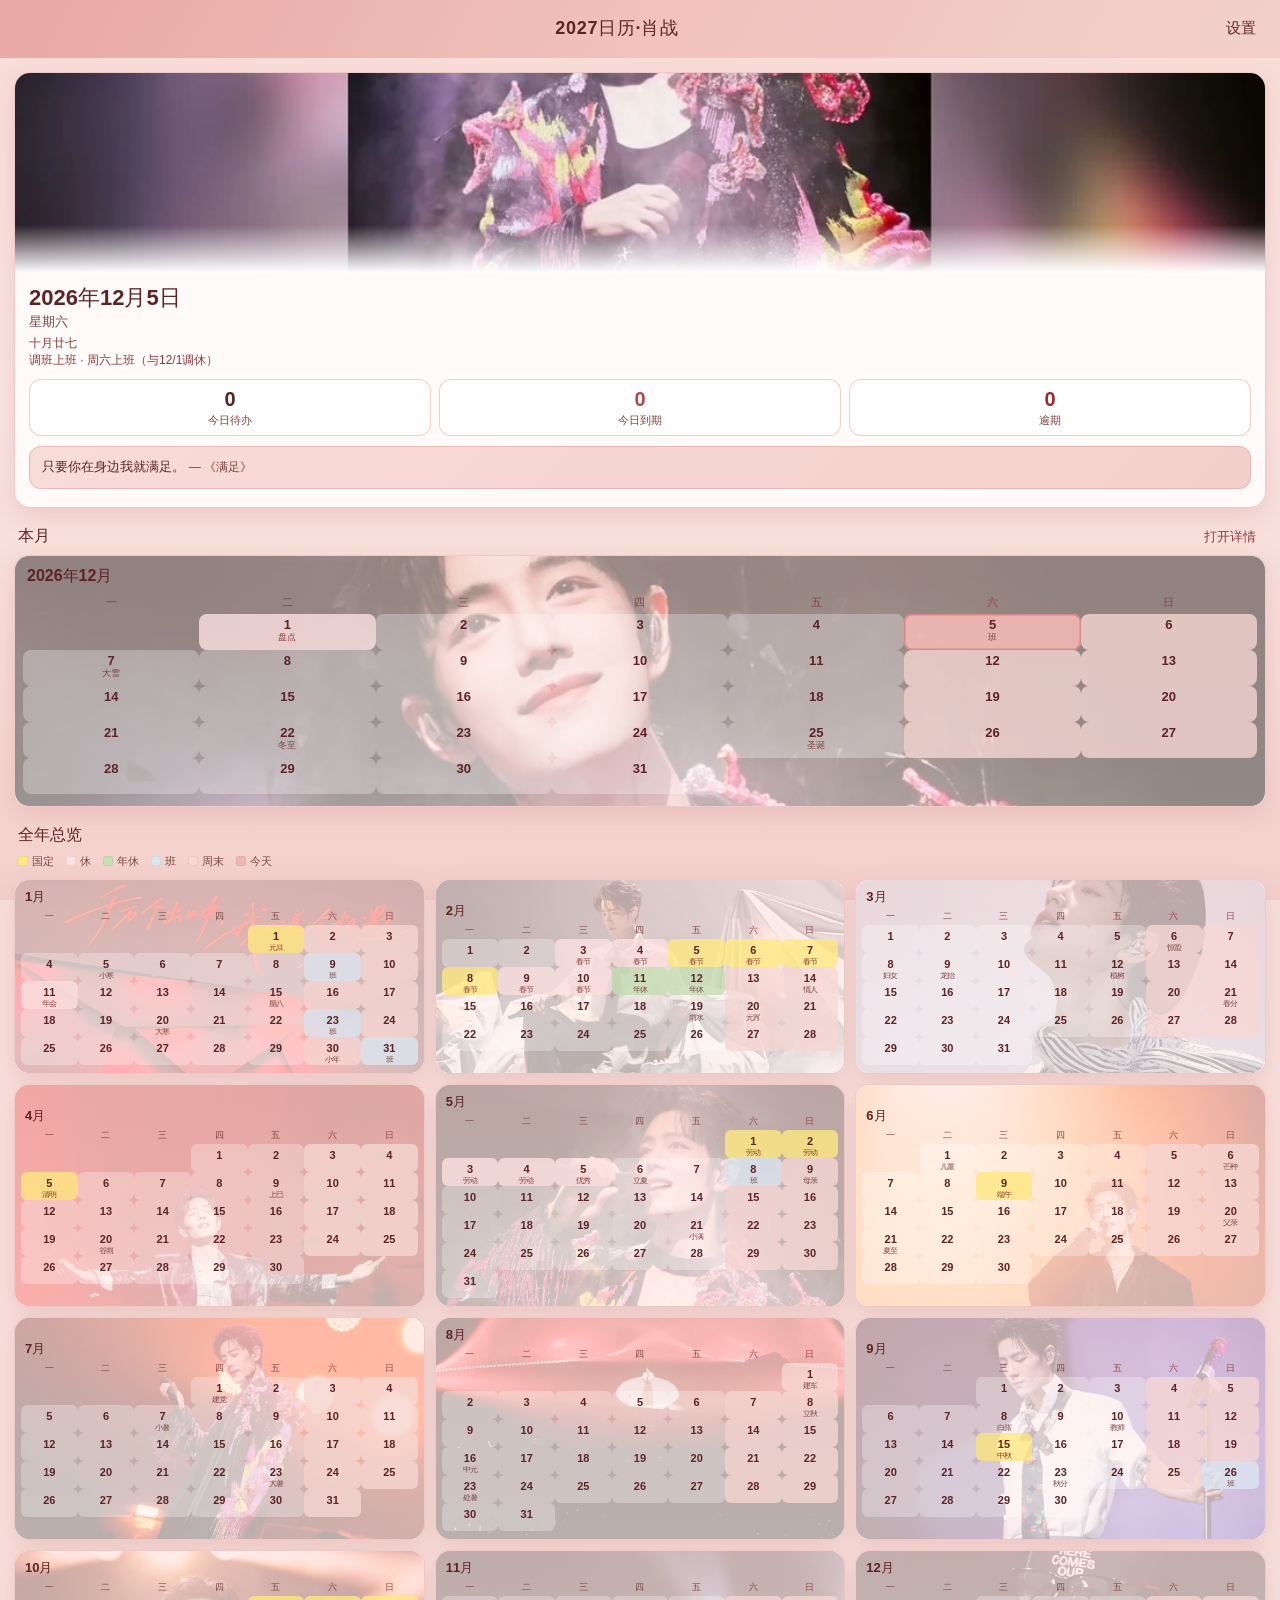
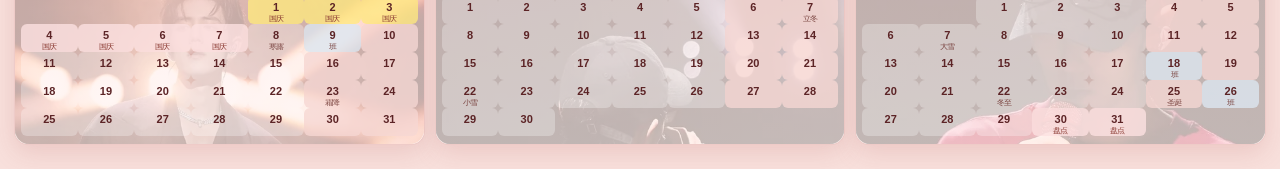
<file: index.html>
<!DOCTYPE html>
<html lang="zh-CN">
<head>
  <meta charset="UTF-8">
  <meta name="viewport" content="width=device-width, initial-scale=1, viewport-fit=cover">
  <meta name="apple-mobile-web-app-capable" content="yes">
  <meta name="mobile-web-app-capable" content="yes">
  <meta name="apple-mobile-web-app-status-bar-style" content="black-translucent">
  <meta name="apple-mobile-web-app-title" content="2027日历·肖战">
  <meta name="theme-color" content="#D98986">
  <meta name="format-detection" content="telephone=no">
  <meta name="description" content="肖战主题的2027年个人日历：全年总览、农历节气、行事历休班与待办。非官方。">
  <title>2027日历·肖战</title>
  <link rel="manifest" href="./manifest.webmanifest">
  <link rel="apple-touch-icon" href="./icons/apple-touch-icon.png">
  <link rel="icon" href="./icons/favicon.ico" sizes="any">
  <link rel="icon" type="image/png" sizes="32x32" href="./icons/favicon-32.png">
  <link rel="icon" type="image/webp" sizes="192x192" href="./icons/icon-192.webp">
  <link rel="stylesheet" href="./css/app.css">
</head>
<body>
  <div id="app"><div class="boot">正在打开日历…</div></div>
  <script src="./js/app.js" defer></script>
</body>
</html>
</file>
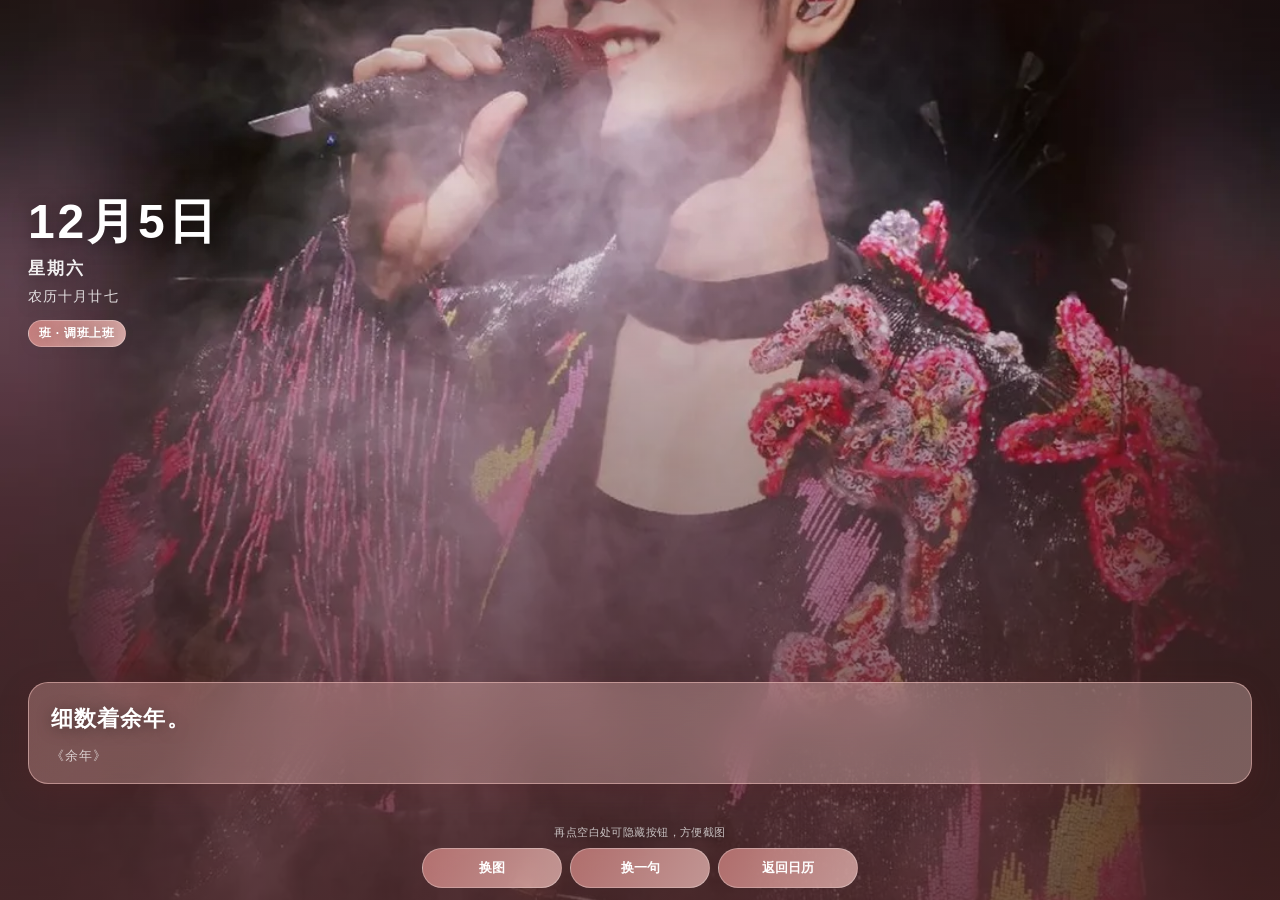
<file: widget.html>
<!DOCTYPE html>
<html lang="zh-CN">
<head>
  <meta charset="UTF-8">
  <meta name="viewport" content="width=device-width, initial-scale=1, viewport-fit=cover">
  <meta name="apple-mobile-web-app-capable" content="yes">
  <meta name="mobile-web-app-capable" content="yes">
  <meta name="apple-mobile-web-app-status-bar-style" content="black-translucent">
  <meta name="theme-color" content="#D98986">
  <meta name="format-detection" content="telephone=no">
  <meta name="description" content="肖战日历锁屏壁纸预览，测试版。">
  <title>锁屏预览 · 战日历</title>
  <link rel="apple-touch-icon" href="./icons/apple-touch-icon.png">
  <link rel="stylesheet" href="./css/widget.css">
</head>
<body>
  <div id="stage">
    <img id="bg" class="bg" alt="" draggable="false">
    <div class="veil"></div>
    <main class="content with-bar">
      <section class="when">
        <div id="date" class="date"></div>
        <div id="week" class="week"></div>
        <div id="lunar" class="lunar"></div>
        <div id="status" class="status" hidden></div>
      </section>
      <section class="lyric-card" id="lyric-card" role="button" aria-label="换一句" tabindex="0">
        <p class="lyric-line" id="lyric-line"></p>
        <p class="lyric-from" id="lyric-from"></p>
      </section>
    </main>
    <nav id="toolbar" class="toolbar" aria-label="预览工具">
      <p class="hint">再点空白处可隐藏按钮，方便截图</p>
      <div class="bar">
        <button type="button" id="btn-photo">换图</button>
        <button type="button" id="btn-quote">换一句</button>
        <a href="./">返回日历</a>
      </div>
    </nav>
  </div>
  <script src="./js/widget.js" defer></script>
</body>
</html>
</file>
<file: css/app.css>
/* 2027日历·肖战 — 淡红 theme, mobile-first */
:root {
  --peach: #F0C0BC;
  --coral: #D98986;
  --coral-dark: #8B3A3A;
  --coral-deep: #5C2426;
  --bg: #F8E0DC;
  --card: rgba(255, 255, 255, 0.82);
  --card-border: rgba(224, 160, 156, 0.55);
  --text: #5C2426;
  --muted: #7A4440;
  --line: #E8C0BC;
  --国定: #FFE97F;
  --休: #FDE2E2;
  --年休: #C6E0B4;
  --班: #DCE6F1;
  --今天: #F0B8B4;
  --周末: #F6D8D4;
  --high: #B04A4A;
  --mid: #E89A3C;
  --low: #8A7A78;
  --ok: #3D7A3D;
  --shadow: 0 8px 24px rgba(184, 90, 86, 0.18);
  --safe-top: env(safe-area-inset-top, 0px);
  --safe-bottom: env(safe-area-inset-bottom, 0px);
  --safe-left: env(safe-area-inset-left, 0px);
  --safe-right: env(safe-area-inset-right, 0px);
  --radius: 16px;
  font-synthesis: none;
}

* { box-sizing: border-box; -webkit-tap-highlight-color: transparent; }
html, body { margin: 0; padding: 0; color: var(--text);
  background-color: var(--bg);
  background-image: linear-gradient(180deg, #F8DCD8 0%, #FAE6E2 45%, #F3D0CC 100%);
  background-attachment: fixed;
  font-family: -apple-system, BlinkMacSystemFont, "PingFang SC", "Hiragino Sans GB",
    "Noto Sans SC", "Microsoft YaHei", sans-serif;
  min-height: 100%; }
body { padding: 0; }
button, input, select, textarea {
  font: inherit; color: inherit;
}
button { cursor: pointer; border: 0; background: none; }
a { color: var(--coral-dark); }

.boot {
  min-height: 100vh;
  display: flex; align-items: center; justify-content: center;
  color: var(--muted); letter-spacing: 0.08em;
}

.app {
  min-height: 100vh;
  min-height: 100dvh;
  padding-left: var(--safe-left);
  padding-right: var(--safe-right);
}

/* ===== Header ===== */
.topbar {
  position: sticky; top: 0; z-index: 20;
  background: linear-gradient(120deg, #E8A8A4 0%, #F0C0BC 48%, #F3D0CC 100%);
  color: #5C2426;
  padding: calc(var(--safe-top) + 10px) 16px 12px;
  display: flex; align-items: center; justify-content: space-between;
  gap: 8px;
}
.topbar h1 {
  margin: 0; font-size: 18px; font-weight: 700; letter-spacing: 0.04em;
}
.topbar .btn-icon, .topbar .btn-text {
  color: #5C2426;
  min-width: 36px; min-height: 36px;
  display: inline-flex; align-items: center; justify-content: center;
  border-radius: 10px;
  font-size: 15px; font-weight: 600;
}
.topbar .btn-text { padding: 0 8px; }
.topbar .btn-icon:active, .topbar .btn-text:active { background: rgba(92, 36, 38, 0.10); }
.topbar .mid {
  display: flex; align-items: center; gap: 10px;
  font-size: 17px; font-weight: 700;
}
.topbar .mid .nav { font-size: 20px; width: 36px; }

.page { padding: 14px 14px calc(24px + var(--safe-bottom)); }

/* ===== Today panel ===== */
.today-card {
  background: var(--card);
  border: 1px solid var(--card-border);
  border-radius: var(--radius);
  box-shadow: var(--shadow);
  padding: 0 0 12px;
  display: grid;
  grid-template-columns: 1fr;
  gap: 0;
  overflow: hidden;
}
.today-card .hero {
  position: relative;
  width: 100%;
  height: 200px;
  overflow: hidden;
  background: #C97A76;
}
.today-card .hero img {
  width: 100%;
  height: 100%;
  object-fit: cover;
  object-position: center;
  display: block;
}
.today-card .hero .fade {
  position: absolute;
  left: 0; right: 0; bottom: 0;
  height: 48px;
  background: linear-gradient(transparent, #fff);
  pointer-events: none;
}
.today-card .credit-line {
  padding: 6px 14px 0;
  font-size: 10px;
  color: var(--muted);
  line-height: 1.4;
}
.today-card .body {
  padding: 12px 14px 6px;
  display: grid;
  gap: 10px;
}
.today-card .when .date {
  font-size: 22px; font-weight: 700; line-height: 1.2;
}
.today-card .when .week {
  color: var(--muted); font-size: 13px; margin-top: 2px;
}
.today-card .when .lunar {
  color: var(--coral-dark); font-size: 12px; margin-top: 4px;
}
.stats {
  grid-column: 1 / -1;
  display: grid;
  grid-template-columns: repeat(3, 1fr);
  gap: 8px;
}
.stat {
  background: rgba(255, 255, 255, 0.72);
  border: 1px solid rgba(224, 160, 156, 0.50);
  border-radius: 12px;
  text-align: center;
  padding: 8px 4px 7px;
}
.stat b { display: block; font-size: 20px; font-weight: 700; color: var(--coral-deep); line-height: 1.1; }
.stat.due b { color: var(--high); }
.stat.overdue b { color: #9E2A2A; }
.stat span { font-size: 11px; color: var(--muted); }
.quote {
  grid-column: 1 / -1;
  background: linear-gradient(135deg, #F8DCD8, #F3D0CC);
  border: 1px solid rgba(217, 137, 134, 0.40);
  border-radius: 12px;
  padding: 10px 12px;
  font-size: 13px;
  line-height: 1.55;
  color: var(--text);
  cursor: pointer;
}
.quote em { font-style: normal; color: var(--muted); font-size: 12px; }
.actions {
  grid-column: 1 / -1;
  display: flex; gap: 8px; flex-wrap: wrap;
}
.btn-primary, .btn-ghost, .btn-danger {
  flex: 1 1 auto;
  text-align: center;
  text-decoration: none;
  border-radius: 12px;
  padding: 10px 12px;
  font-size: 14px;
  font-weight: 600;
}
.btn-primary {
  background: linear-gradient(120deg, #E8A8A4 0%, #F0C0BC 100%);
  color: #5C2426;
}
.btn-primary:active { filter: brightness(0.96); }
.btn-ghost { background: rgba(255, 255, 255, 0.88); color: var(--coral-deep); border: 1px solid #E8A8A4; }
.btn-danger { background: #FDE2E2; color: #9E2A2A; }

.hint {
  margin: 10px 0 0;
  font-size: 12px;
  color: var(--muted);
  line-height: 1.5;
}
.hint strong { color: var(--coral-dark); font-weight: 600; }
.settings .hint { margin-top: 12px; }

.sec-title {
  margin: 18px 4px 8px;
  display: flex; align-items: baseline; justify-content: space-between;
  font-size: 16px; font-weight: 700;
}
.sec-title a, .sec-title button { font-size: 13px; font-weight: 600; color: var(--coral-dark); }

/* ===== Legend ===== */
.legend {
  display: flex; flex-wrap: wrap; gap: 8px 12px;
  padding: 0 4px 10px;
  font-size: 11px; color: var(--muted);
}
.legend i {
  display: inline-block; width: 10px; height: 10px; border-radius: 3px;
  margin-right: 4px; vertical-align: -1px;
  border: 1px solid rgba(0,0,0,0.06);
}

/* ===== Year grid ===== */
.year-grid {
  display: grid;
  grid-template-columns: 1fr 1fr;
  gap: 10px;
}
@media (min-width: 720px) {
  .year-grid { grid-template-columns: 1fr 1fr 1fr; }
}
.mini {
  background: var(--card);
  border: 1px solid var(--card-border);
  border-radius: 14px;
  padding: 8px 6px 8px;
  box-shadow: var(--shadow);
  text-align: left;
  color: inherit;
  width: 100%;
}
.mini:active { transform: scale(0.985); }
.mini .mtitle {
  font-size: 13px; font-weight: 700;
  padding: 0 4px 4px;
  display: flex; justify-content: space-between; align-items: baseline;
}
.mini .mtitle em { font-style: normal; font-weight: 500; font-size: 10px; color: var(--muted); }
.dow, .days {
  display: grid;
  grid-template-columns: repeat(7, 1fr);
  text-align: center;
}
.dow { font-size: 9px; color: var(--muted); padding-bottom: 2px; }
.dow span:nth-child(6), .dow span:nth-child(7),
.month-dow span:nth-child(6), .month-dow span:nth-child(7) { color: #9A4040; }
.mini .cell {
  min-height: 28px;
  border-radius: 6px;
  padding: 1px 0 0;
  position: relative;
}
.mini .cell .n { font-size: 11px; font-weight: 600; line-height: 1.15; }
.mini .cell .lab {
  display: block;
  font-size: 8px;
  line-height: 1.1;
  color: var(--muted);
  transform: scale(0.95);
  white-space: nowrap;
  overflow: hidden;
  text-overflow: clip;
}
.mini .cell.is-muted { opacity: 0; pointer-events: none; }
.mini .cell.has-item::after {
  content: "";
  display: block; width: 4px; height: 4px; border-radius: 50%;
  background: var(--coral); margin: 1px auto 0;
}
.mini .cell.kind-国定 { background: var(--国定); }
.mini .cell.kind-休 { background: var(--休); }
.mini .cell.kind-年休 { background: var(--年休); }
.mini .cell.kind-班 { background: var(--班); }
.mini .cell.kind-周末 { background: var(--周末); }
.mini .cell.is-today {
  box-shadow: inset 0 0 0 1.5px var(--coral);
  background: var(--今天);
}
.mini .cell.kind-休 .lab,
.mini .cell.kind-国定 .lab { color: #8A3A32; }

/* ===== Month view ===== */
.month-wrap { touch-action: pan-y; }
.month-dow {
  display: grid;
  grid-template-columns: repeat(7, 1fr);
  text-align: center;
  font-size: 12px;
  color: var(--muted);
  font-weight: 600;
  padding: 4px 0 6px;
}
.month-grid {
  display: grid;
  grid-template-columns: repeat(7, 1fr);
  gap: 4px;
  background: transparent;
}
.mcell {
  background: var(--card);
  border-radius: 10px;
  min-height: 78px;
  padding: 4px 3px 3px;
  text-align: left;
  color: inherit;
  display: flex; flex-direction: column;
  gap: 1px;
  box-shadow: 0 1px 0 rgba(158, 63, 46, 0.04);
  overflow: hidden;
}
.mcell.is-muted { visibility: hidden; }
.mcell .hd {
  display: flex; align-items: center; justify-content: space-between;
  gap: 2px;
}
.mcell .n { font-size: 13px; font-weight: 700; }
.badge {
  font-size: 9px; font-weight: 700;
  padding: 0 3px; border-radius: 4px; line-height: 1.4;
}
.badge-休, .badge-国定 { background: #F5C6C2; color: #8A2A22; }
.badge-年休 { background: #C6E0B4; color: #2E5E2E; }
.badge-班 { background: #B9CDE0; color: #1F4A73; }
.mcell .lab {
  font-size: 9px; color: var(--coral-deep);
  line-height: 1.2;
  white-space: nowrap; overflow: hidden; text-overflow: ellipsis;
}
.mcell .lab.lunar { color: var(--muted); font-weight: 400; }
.mcell .it {
  font-size: 9px; line-height: 1.25;
  white-space: nowrap; overflow: hidden; text-overflow: ellipsis;
  border-radius: 3px; padding: 0 2px;
}
.mcell .it.imp-高 { color: var(--high); font-weight: 700; }
.mcell .it.imp-中 { color: var(--mid); font-weight: 600; }
.mcell .it.imp-低 { color: var(--low); }
.mcell .it.done { color: var(--low); text-decoration: line-through; }
.mcell .more { font-size: 9px; color: var(--muted); }
.mcell.kind-国定 { background: #FFF6C8; }
.mcell.kind-休 { background: #FDECEC; }
.mcell.kind-年休 { background: #E7F5DC; }
.mcell.kind-班 { background: #E8F0F8; }
.mcell.kind-周末 { background: #F6D8D4; }
.mcell.is-today { box-shadow: inset 0 0 0 2px #D98986; background: #F0B8B4; }

/* ===== Day sheet ===== */
.backdrop {
  position: fixed; inset: 0; z-index: 40;
  background: rgba(92, 36, 38, 0.40);
  display: flex; align-items: flex-end; justify-content: center;
}
.sheet {
  background: linear-gradient(180deg, #FAE6E2 0%, #F8DCD8 100%);
  width: 100%;
  max-width: 640px;
  max-height: min(92vh, 920px);
  border-radius: 20px 20px 0 0;
  padding: 8px 16px calc(16px + var(--safe-bottom));
  overflow: auto;
  -webkit-overflow-scrolling: touch;
  animation: rise 0.22s ease-out;
}
@keyframes rise {
  from { transform: translateY(24px); opacity: 0.6; }
  to { transform: none; opacity: 1; }
}
.grab {
  width: 40px; height: 4px; border-radius: 2px;
  background: linear-gradient(90deg, #E8A8A4, #F0C0BC); margin: 4px auto 8px;
}
.sheet h2 { margin: 0 0 4px; font-size: 20px; }
.sheet .meta { font-size: 13px; color: var(--muted); margin-bottom: 4px; line-height: 1.5; }
.pill {
  display: inline-block;
  font-size: 12px; font-weight: 700;
  padding: 2px 8px; border-radius: 999px;
  margin: 4px 6px 10px 0;
}
.pill-国定 { background: var(--国定); }
.pill-休 { background: var(--休); color: #8A2A22; }
.pill-年休 { background: var(--年休); color: #2E5E2E; }
.pill-班 { background: var(--班); color: #1F4A73; }
.pill-周末 { background: var(--周末); }
.item-card {
  background: var(--card);
  border: 1px solid var(--card-border);
  border-radius: 14px;
  padding: 10px 12px;
  margin-bottom: 8px;
  box-shadow: var(--shadow);
}
.item-card .ttl { font-size: 15px; font-weight: 700; }
.item-card .ttl.done { color: var(--low); text-decoration: line-through; font-weight: 600; }
.item-card .sub { font-size: 12px; color: var(--muted); margin-top: 2px; }
.item-card .row-btns { display: flex; gap: 8px; margin-top: 8px; }
.item-card .row-btns button {
  font-size: 13px; font-weight: 600;
  padding: 6px 10px; border-radius: 8px;
  background: rgba(248, 220, 216, 0.9);
}
.tag-高 { color: var(--high); font-weight: 700; }
.tag-中 { color: var(--mid); font-weight: 700; }
.tag-低 { color: var(--low); font-weight: 700; }

.form { display: flex; flex-direction: column; gap: 8px; margin-top: 8px; }
.form label { font-size: 12px; color: var(--muted); display: flex; flex-direction: column; gap: 4px; }
.form input, .form select, .form textarea {
  background: #fff;
  border: 1px solid var(--line);
  border-radius: 10px;
  padding: 10px 12px;
  font-size: 16px; /* avoid iOS zoom */
}
.form textarea { min-height: 72px; resize: vertical; }
.form .pair { display: grid; grid-template-columns: 1fr 1fr; gap: 8px; }
.empty { color: var(--muted); font-size: 13px; padding: 8px 0 12px; }

/* settings */
.settings .block {
  background: var(--card);
  border: 1px solid var(--card-border);
  border-radius: var(--radius);
  padding: 14px;
  margin-bottom: 10px;
  box-shadow: var(--shadow);
}
.settings h3 { margin: 0 0 8px; font-size: 15px; }
.settings p { margin: 0 0 8px; font-size: 13px; color: var(--muted); line-height: 1.55; }
.settings ul { margin: 0; padding-left: 1.2em; font-size: 13px; color: var(--muted); line-height: 1.55; }
.toast {
  position: fixed; left: 50%; bottom: calc(24px + var(--safe-bottom));
  transform: translateX(-50%);
  background: #5C2426; color: #fff;
  padding: 8px 14px; border-radius: 999px;
  font-size: 13px; z-index: 80;
  animation: rise 0.2s ease-out;
}

.err {
  padding: 40px 20px;
  text-align: center;
  color: var(--muted);
}

/* 本月 featured mini calendar */
.this-month {
  margin: 0 0 6px;
}
.this-month .mini {
  padding: 10px 8px 12px;
}
.this-month .mini .mtitle {
  font-size: 16px;
  padding: 0 4px 8px;
}
.this-month .dow { font-size: 11px; padding-bottom: 4px; }
.this-month .mini .cell { min-height: 36px; border-radius: 8px; }
.this-month .mini .cell .n { font-size: 13px; }
.this-month .mini .cell .lab { font-size: 9px; transform: none; }

/* ===== Month card concert photo backgrounds ===== */
/* Restored to the original pre-426ad65 washes, then eased ~5% so a little color shows through. */
.mini.has-photo,
.month-wrap.has-photo {
  position: relative;
  overflow: hidden;
  background-color: #fff;
}
.mini.has-photo > img.photo-bg,
.month-wrap.has-photo > img.photo-bg {
  position: absolute;
  inset: 0;
  width: 100%;
  height: 100%;
  object-fit: cover;
  z-index: 0;
  pointer-events: none;
  border: 0;
  border-radius: inherit;
}
.mini.has-photo::before,
.month-wrap.has-photo::before {
  content: "";
  position: absolute;
  inset: 0;
  background: linear-gradient(180deg, rgba(255, 228, 224, 0.67), rgba(255, 240, 236, 0.67));
  pointer-events: none;
  z-index: 1;
}
.mini.has-photo > *:not(.photo-bg),
.month-wrap.has-photo > *:not(.photo-bg) {
  position: relative;
  z-index: 2;
}
/* 全年总览小卡：白膜稍厚，日期更清楚 */
.year-grid .mini.has-photo::before {
  background: linear-gradient(180deg, rgba(255, 228, 224, 0.73), rgba(255, 240, 236, 0.73));
}
/* 本月大卡：照片更透一点 */
.this-month .mini.has-photo::before {
  background: linear-gradient(180deg, rgba(255, 228, 224, 0.57), rgba(255, 240, 236, 0.57));
}
.mini.has-photo .cell {
  background: rgba(255, 255, 255, 0.28);
}
.mini.has-photo .cell.kind-国定 { background: rgba(255, 233, 127, 0.78); }
.mini.has-photo .cell.kind-休 { background: rgba(253, 226, 226, 0.80); }
.mini.has-photo .cell.kind-年休 { background: rgba(198, 224, 180, 0.80); }
.mini.has-photo .cell.kind-班 { background: rgba(220, 230, 241, 0.80); }
.mini.has-photo .cell.kind-周末 { background: rgba(246, 216, 212, 0.78); }
.mini.has-photo .cell.is-today {
  background: rgba(240, 184, 180, 0.92);
  box-shadow: inset 0 0 0 1.5px #D98986;
}

.month-wrap.has-photo {
  border-radius: var(--radius);
  padding: 10px 8px 12px;
  box-shadow: var(--shadow);
  border: 1px solid var(--card-border);
}
.month-wrap.has-photo::before {
  background: linear-gradient(180deg, rgba(255, 228, 224, 0.61), rgba(255, 240, 236, 0.61));
}
.month-wrap.has-photo .mcell {
  background: rgba(255, 255, 255, 0.42);
  box-shadow: 0 1px 0 rgba(217, 137, 134, 0.16);
}
.month-wrap.has-photo .mcell.kind-国定 { background: rgba(255, 246, 200, 0.82); }
.month-wrap.has-photo .mcell.kind-休 { background: rgba(253, 236, 236, 0.84); }
.month-wrap.has-photo .mcell.kind-年休 { background: rgba(231, 245, 220, 0.84); }
.month-wrap.has-photo .mcell.kind-班 { background: rgba(232, 240, 248, 0.84); }
.month-wrap.has-photo .mcell.kind-周末 { background: rgba(246, 216, 212, 0.82); }
.month-wrap.has-photo .mcell.is-today {
  background: rgba(240, 184, 180, 0.94);
  box-shadow: inset 0 0 0 2px #D98986;
}

.month-photo-credit {
  margin: 6px 4px 0;
  font-size: 10px;
  color: var(--muted);
  line-height: 1.4;
}
</file>
<file: css/widget.css>
/* 锁屏壁纸预览 — 肖战日历测试版 */
:root {
  --red: #D98986;
  --red-soft: #E8A8A4;
  --safe-top: env(safe-area-inset-top, 0px);
  --safe-bottom: env(safe-area-inset-bottom, 0px);
}
* { box-sizing: border-box; -webkit-tap-highlight-color: transparent; }
html, body {
  margin: 0; padding: 0; height: 100%;
  background: #3A1818; color: #fff;
  font-family: -apple-system, BlinkMacSystemFont, "PingFang SC", "Hiragino Sans GB",
    "Noto Sans SC", "Microsoft YaHei", sans-serif;
  overflow: hidden;
}
#stage {
  position: fixed; inset: 0;
  overflow: hidden;
  background: #3A1818;
}
.bg {
  position: absolute; inset: 0;
  width: 100%; height: 100%;
  object-fit: cover;
  object-position: center;
  display: block;
  user-select: none;
  pointer-events: none;
}
.veil {
  position: absolute; inset: 0;
  pointer-events: none;
  background:
    linear-gradient(180deg,
      rgba(58, 24, 24, 0.28) 0%,
      rgba(58, 24, 24, 0.06) 14%,
      rgba(58, 24, 24, 0.10) 26%,
      rgba(58, 24, 24, 0.38) 48%,
      rgba(58, 24, 24, 0.58) 78%,
      rgba(58, 24, 24, 0.72) 100%);
}
.content {
  position: relative;
  z-index: 2;
  height: 100%;
  display: flex;
  flex-direction: column;
  /* leave the iOS clock band mostly clear */
  padding: calc(var(--safe-top) + 196px) 28px calc(28px + var(--safe-bottom));
  transition: padding-bottom 0.22s ease;
}
.content.with-bar {
  padding-bottom: calc(108px + var(--safe-bottom));
}
.when { text-shadow: 0 2px 18px rgba(0, 0, 0, 0.55); }
.date {
  font-size: 48px;
  font-weight: 700;
  letter-spacing: 0.06em;
  line-height: 1.1;
}
.week {
  margin-top: 8px;
  font-size: 17px;
  font-weight: 600;
  letter-spacing: 0.12em;
  opacity: 0.92;
}
.lunar {
  margin-top: 8px;
  font-size: 14px;
  letter-spacing: 0.08em;
  opacity: 0.82;
}
.status {
  display: inline-block;
  margin-top: 14px;
  padding: 4px 10px;
  border-radius: 999px;
  font-size: 12px;
  font-weight: 600;
  letter-spacing: 0.06em;
  background: linear-gradient(120deg, rgba(217, 137, 134, 0.86), rgba(240, 192, 188, 0.86));
  border: 1px solid rgba(255, 255, 255, 0.28);
  backdrop-filter: blur(12px);
  -webkit-backdrop-filter: blur(12px);
}
.status.is-off {
  background: rgba(255, 255, 255, 0.16);
}
.lyric-card {
  margin-top: auto;
  margin-bottom: 8px;
  padding: 20px 22px 18px;
  border-radius: 20px;
  background: linear-gradient(135deg, rgba(232, 168, 164, 0.34), rgba(243, 208, 204, 0.36));
  border: 1px solid rgba(240, 192, 188, 0.55);
  box-shadow: 0 10px 30px rgba(92, 36, 38, 0.28);
  backdrop-filter: blur(22px);
  -webkit-backdrop-filter: blur(22px);
  cursor: pointer;
}
.lyric-line {
  margin: 0;
  font-size: 22px;
  font-weight: 600;
  line-height: 1.45;
  letter-spacing: 0.05em;
  text-shadow: 0 2px 16px rgba(0, 0, 0, 0.35);
}
.lyric-from {
  margin: 12px 0 0;
  font-size: 13px;
  font-style: normal;
  letter-spacing: 0.08em;
  opacity: 0.72;
}

.toolbar {
  position: absolute;
  left: 16px; right: 16px;
  bottom: calc(12px + var(--safe-bottom));
  z-index: 6;
  transition: opacity 0.22s ease, transform 0.22s ease;
}
.toolbar.is-off {
  opacity: 0;
  pointer-events: none;
  transform: translateY(8px);
}
.toolbar .hint {
  margin: 0 0 8px;
  text-align: center;
  font-size: 11px;
  letter-spacing: 0.04em;
  color: rgba(255, 255, 255, 0.72);
  text-shadow: 0 1px 8px rgba(0, 0, 0, 0.6);
}
.toolbar .bar {
  display: flex;
  gap: 8px;
  justify-content: center;
}
.toolbar .bar button,
.toolbar .bar a {
  flex: 1;
  max-width: 140px;
  text-align: center;
  text-decoration: none;
  color: #fff;
  background: linear-gradient(120deg, rgba(217, 137, 134, 0.72), rgba(240, 192, 188, 0.72));
  border: 1px solid rgba(255, 255, 255, 0.28);
  border-radius: 999px;
  padding: 10px 8px;
  font-size: 13px;
  font-weight: 600;
  backdrop-filter: blur(16px);
  -webkit-backdrop-filter: blur(16px);
  cursor: pointer;
}
.toolbar .bar button:active,
.toolbar .bar a:active { filter: brightness(1.08); background: linear-gradient(120deg, rgba(217, 137, 134, 0.88), rgba(240, 192, 188, 0.88)); }
</file>
